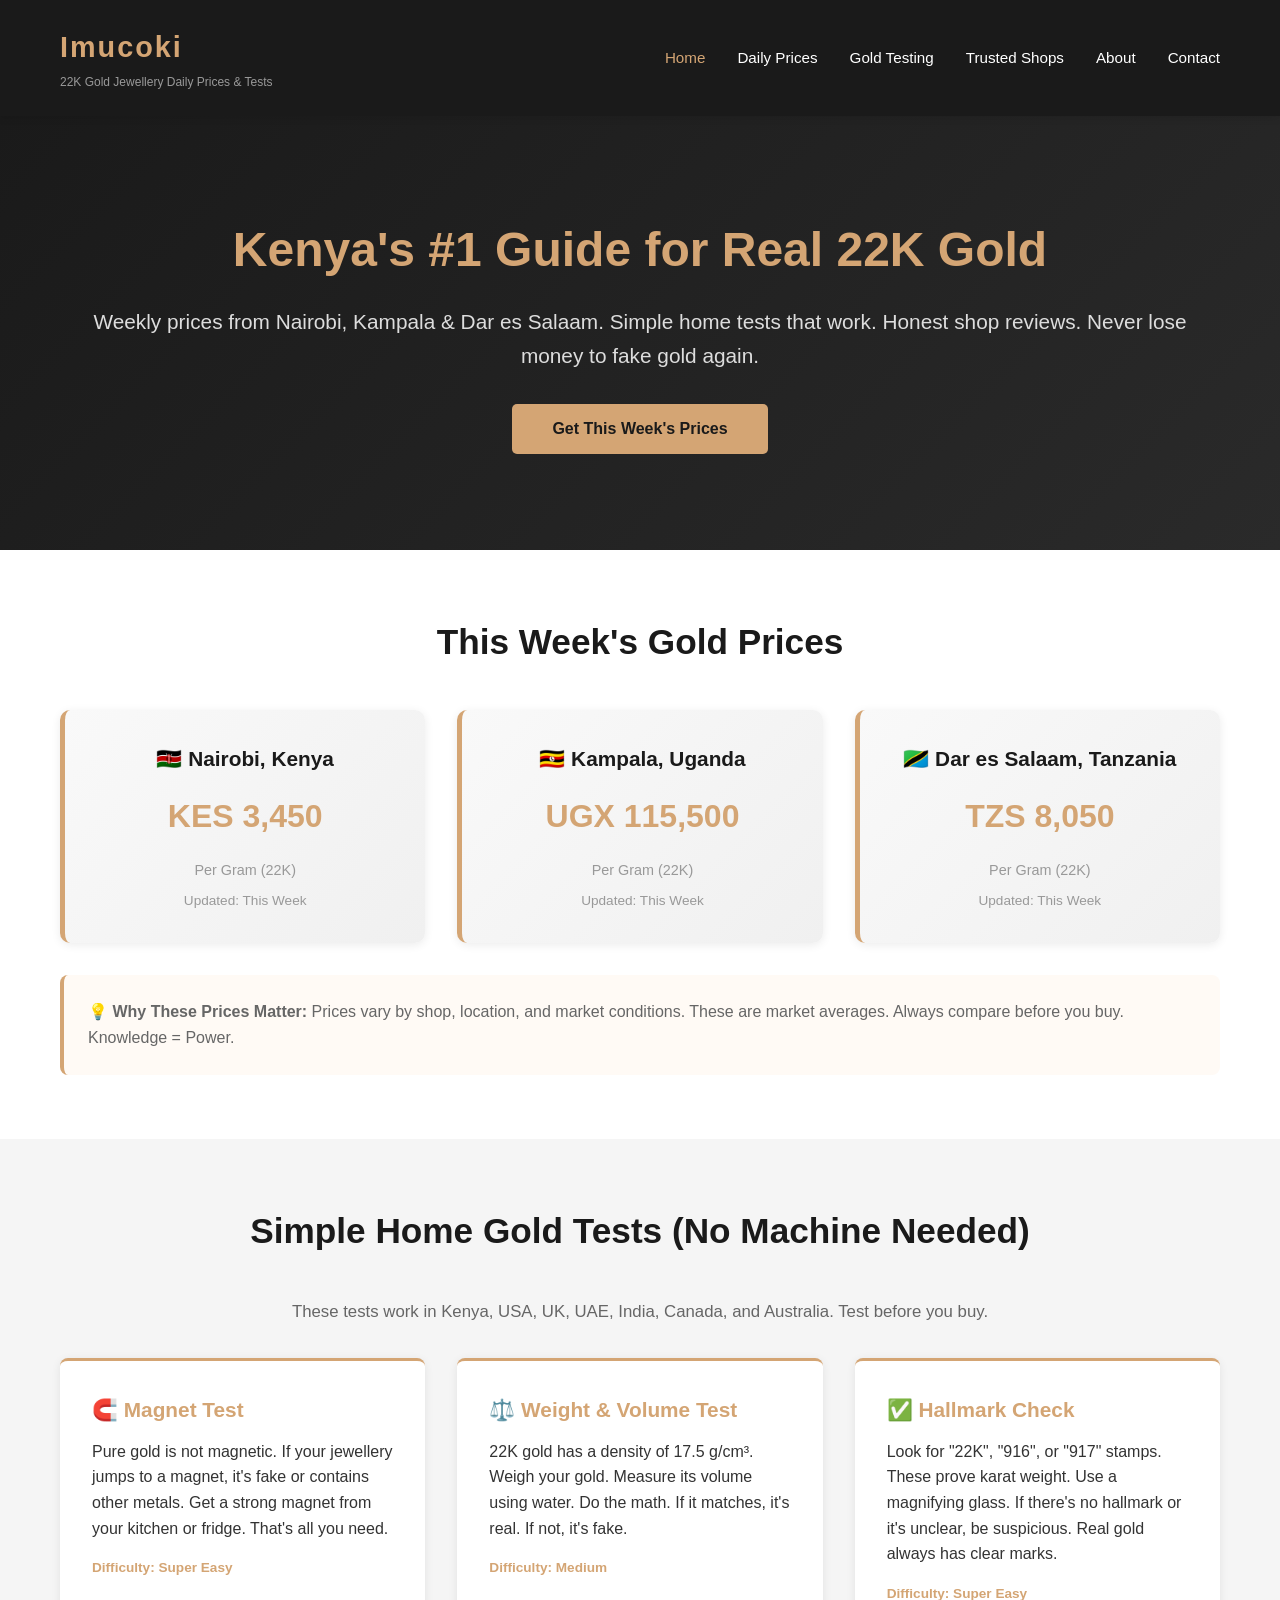
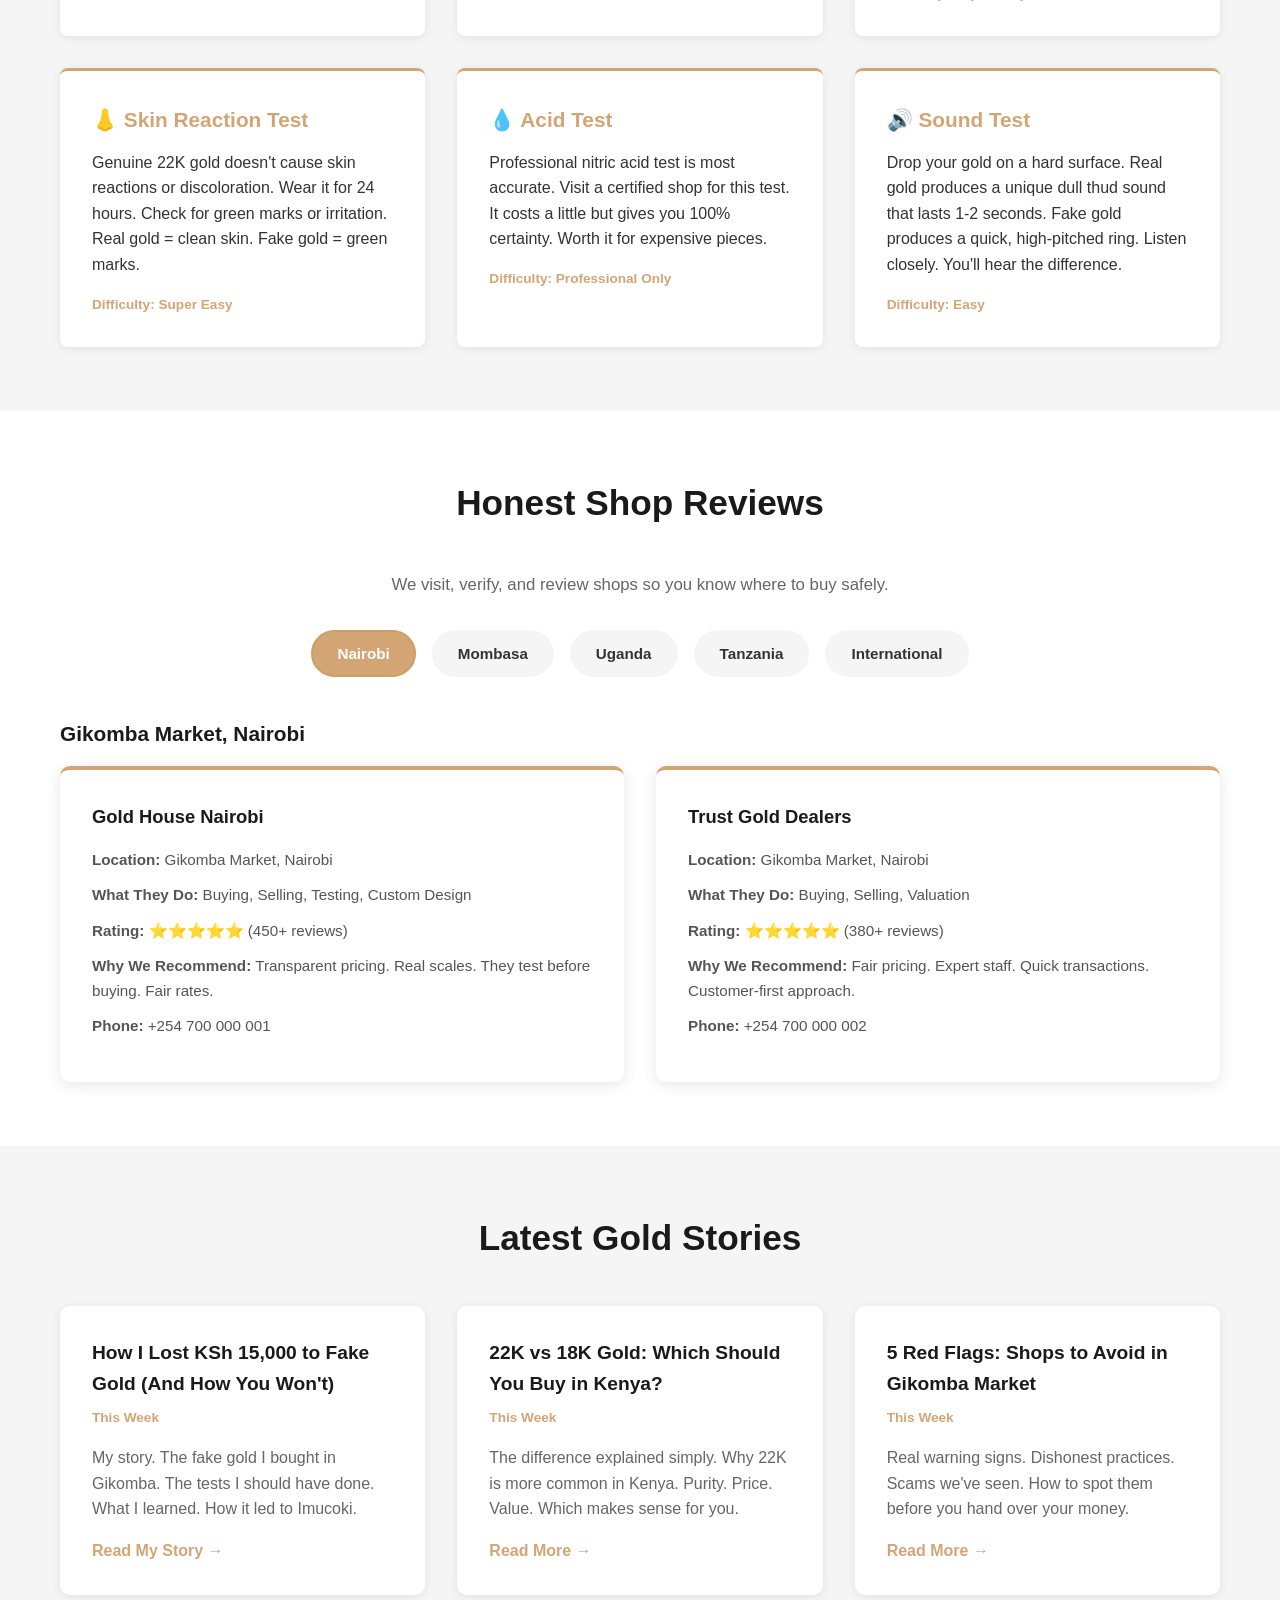
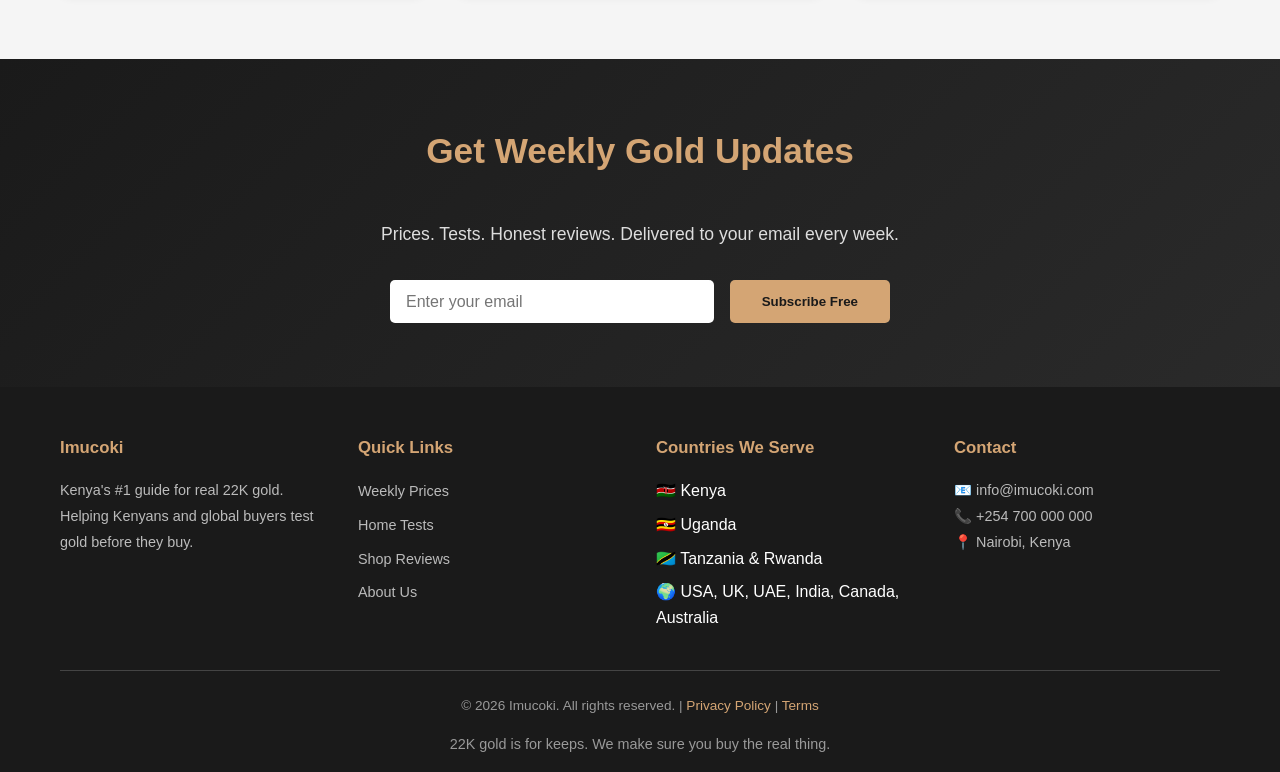
<file: index.html>
<!DOCTYPE html>
<html lang="en">
<head>
    <meta charset="UTF-8">
    <meta name="viewport" content="width=device-width, initial-scale=1.0">
    <title>Imucoki - Kenya's #1 22K Gold Jewellery Guide | Real Gold Daily Prices</title>
    <meta name="description" content="Imucoki: Kenya's #1 guide for real 22K gold. Weekly prices from Nairobi, Kampala, Dar es Salaam. Simple home tests. Honest shop reviews in Gikomba & Biashara Street. Serving Kenya, Uganda, Tanzania, Rwanda, USA, UK, UAE, India, Canada, Australia.">
    <link rel="stylesheet" href="styles.css">
</head>
<body>
    <!-- Navigation -->
    <nav class="navbar">
        <div class="container">
            <div class="nav-brand">
                <h1>Imucoki</h1>
                <p class="tagline">22K Gold Jewellery Daily Prices & Tests</p>
            </div>
            <ul class="nav-menu">
                <li><a href="#home">Home</a></li>
                <li><a href="#prices">Daily Prices</a></li>
                <li><a href="#testing">Gold Testing</a></li>
                <li><a href="#trusted-shops">Trusted Shops</a></li>
                <li><a href="about.html">About</a></li>
                <li><a href="#contact">Contact</a></li>
            </ul>
        </div>
    </nav>

    <!-- Hero Section -->
    <section id="home" class="hero">
        <div class="container">
            <div class="hero-content">
                <h1>Kenya's #1 Guide for Real 22K Gold</h1>
                <p>Weekly prices from Nairobi, Kampala & Dar es Salaam. Simple home tests that work. Honest shop reviews. Never lose money to fake gold again.</p>
                <button class="cta-btn">Get This Week's Prices</button>
            </div>
        </div>
    </section>

    <!-- Daily Prices Section -->
    <section id="prices" class="prices-section">
        <div class="container">
            <h2>This Week's Gold Prices</h2>
            <div class="price-grid">
                <div class="price-card">
                    <h3>🇰🇪 Nairobi, Kenya</h3>
                    <p class="price">KES 3,450</p>
                    <p class="unit">Per Gram (22K)</p>
                    <p class="update">Updated: This Week</p>
                </div>
                <div class="price-card">
                    <h3>🇺🇬 Kampala, Uganda</h3>
                    <p class="price">UGX 115,500</p>
                    <p class="unit">Per Gram (22K)</p>
                    <p class="update">Updated: This Week</p>
                </div>
                <div class="price-card">
                    <h3>🇹🇿 Dar es Salaam, Tanzania</h3>
                    <p class="price">TZS 8,050</p>
                    <p class="unit">Per Gram (22K)</p>
                    <p class="update">Updated: This Week</p>
                </div>
            </div>
            <div class="price-info">
                <p><strong>💡 Why These Prices Matter:</strong> Prices vary by shop, location, and market conditions. These are market averages. Always compare before you buy. Knowledge = Power.</p>
            </div>
        </div>
    </section>

    <!-- Gold Testing at Home -->
    <section id="testing" class="testing-section">
        <div class="container">
            <h2>Simple Home Gold Tests (No Machine Needed)</h2>
            <p style="text-align: center; margin-bottom: 2rem; color: #666; font-size: 1.05rem;">These tests work in Kenya, USA, UK, UAE, India, Canada, and Australia. Test before you buy.</p>
            <div class="testing-grid">
                <div class="test-card">
                    <h3>🧲 Magnet Test</h3>
                    <p>Pure gold is not magnetic. If your jewellery jumps to a magnet, it's fake or contains other metals. Get a strong magnet from your kitchen or fridge. That's all you need.</p>
                    <p class="difficulty">Difficulty: Super Easy</p>
                </div>
                <div class="test-card">
                    <h3>⚖️ Weight & Volume Test</h3>
                    <p>22K gold has a density of 17.5 g/cm³. Weigh your gold. Measure its volume using water. Do the math. If it matches, it's real. If not, it's fake.</p>
                    <p class="difficulty">Difficulty: Medium</p>
                </div>
                <div class="test-card">
                    <h3>✅ Hallmark Check</h3>
                    <p>Look for "22K", "916", or "917" stamps. These prove karat weight. Use a magnifying glass. If there's no hallmark or it's unclear, be suspicious. Real gold always has clear marks.</p>
                    <p class="difficulty">Difficulty: Super Easy</p>
                </div>
                <div class="test-card">
                    <h3>👃 Skin Reaction Test</h3>
                    <p>Genuine 22K gold doesn't cause skin reactions or discoloration. Wear it for 24 hours. Check for green marks or irritation. Real gold = clean skin. Fake gold = green marks.</p>
                    <p class="difficulty">Difficulty: Super Easy</p>
                </div>
                <div class="test-card">
                    <h3>💧 Acid Test</h3>
                    <p>Professional nitric acid test is most accurate. Visit a certified shop for this test. It costs a little but gives you 100% certainty. Worth it for expensive pieces.</p>
                    <p class="difficulty">Difficulty: Professional Only</p>
                </div>
                <div class="test-card">
                    <h3>🔊 Sound Test</h3>
                    <p>Drop your gold on a hard surface. Real gold produces a unique dull thud sound that lasts 1-2 seconds. Fake gold produces a quick, high-pitched ring. Listen closely. You'll hear the difference.</p>
                    <p class="difficulty">Difficulty: Easy</p>
                </div>
            </div>
        </div>
    </section>

    <!-- Trusted Shops -->
    <section id="trusted-shops" class="shops-section">
        <div class="container">
            <h2>Honest Shop Reviews</h2>
            <p style="text-align: center; margin-bottom: 2rem; color: #666; font-size: 1.05rem;">We visit, verify, and review shops so you know where to buy safely.</p>
            <div class="region-tabs">
                <button class="tab-btn active" data-region="nairobi">Nairobi</button>
                <button class="tab-btn" data-region="mombasa">Mombasa</button>
                <button class="tab-btn" data-region="uganda">Uganda</button>
                <button class="tab-btn" data-region="tanzania">Tanzania</button>
                <button class="tab-btn" data-region="international">International</button>
            </div>
            
            <div id="nairobi" class="region-content active">
                <h3>Gikomba Market, Nairobi</h3>
                <div class="shops-grid">
                    <div class="shop-card">
                        <h4>Gold House Nairobi</h4>
                        <p><strong>Location:</strong> Gikomba Market, Nairobi</p>
                        <p><strong>What They Do:</strong> Buying, Selling, Testing, Custom Design</p>
                        <p><strong>Rating:</strong> ⭐⭐⭐⭐⭐ (450+ reviews)</p>
                        <p><strong>Why We Recommend:</strong> Transparent pricing. Real scales. They test before buying. Fair rates.</p>
                        <p><strong>Phone:</strong> +254 700 000 001</p>
                    </div>
                    <div class="shop-card">
                        <h4>Trust Gold Dealers</h4>
                        <p><strong>Location:</strong> Gikomba Market, Nairobi</p>
                        <p><strong>What They Do:</strong> Buying, Selling, Valuation</p>
                        <p><strong>Rating:</strong> ⭐⭐⭐⭐⭐ (380+ reviews)</p>
                        <p><strong>Why We Recommend:</strong> Fair pricing. Expert staff. Quick transactions. Customer-first approach.</p>
                        <p><strong>Phone:</strong> +254 700 000 002</p>
                    </div>
                </div>
            </div>

            <div id="mombasa" class="region-content">
                <h3>Biashara Street, Mombasa</h3>
                <div class="shops-grid">
                    <div class="shop-card">
                        <h4>Coastal Gold Exchange</h4>
                        <p><strong>Location:</strong> Biashara Street, Mombasa</p>
                        <p><strong>What They Do:</strong> Buying, Selling, Testing</p>
                        <p><strong>Rating:</strong> ⭐⭐⭐⭐⭐ (320+ reviews)</p>
                        <p><strong>Why We Recommend:</strong> Honest pricing. Professional testers. Respectful to customers.</p>
                        <p><strong>Phone:</strong> +254 700 000 003</p>
                    </div>
                    <div class="shop-card">
                        <h4>Mombasa Gold Centre</h4>
                        <p><strong>Location:</strong> Biashara Street, Mombasa</p>
                        <p><strong>What They Do:</strong> Buying, Selling, Custom Jewellery</p>
                        <p><strong>Rating:</strong> ⭐⭐⭐⭐ (290+ reviews)</p>
                        <p><strong>Why We Recommend:</strong> Fair pricing. Good service. Quality workmanship on custom pieces.</p>
                        <p><strong>Phone:</strong> +254 700 000 004</p>
                    </div>
                </div>
            </div>

            <div id="uganda" class="region-content">
                <h3>Kampala, Uganda</h3>
                <div class="shops-grid">
                    <div class="shop-card">
                        <h4>Uganda Gold Traders</h4>
                        <p><strong>Location:</strong> Downtown Kampala</p>
                        <p><strong>What They Do:</strong> Buying, Selling, Testing</p>
                        <p><strong>Rating:</strong> ⭐⭐⭐⭐⭐ (280+ reviews)</p>
                        <p><strong>Why We Recommend:</strong> Real prices. Professional staff. Fair dealing.</p>
                        <p><strong>Phone:</strong> +256 700 000 001</p>
                    </div>
                    <div class="shop-card">
                        <h4>East Africa Gold Centre</h4>
                        <p><strong>Location:</strong> Kampala Road</p>
                        <p><strong>What They Do:</strong> Buying, Selling, Valuation</p>
                        <p><strong>Rating:</strong> ⭐⭐⭐⭐⭐ (195+ reviews)</p>
                        <p><strong>Why We Recommend:</strong> Certified dealers. Transparent operations. Competitive pricing.</p>
                        <p><strong>Phone:</strong> +256 700 000 002</p>
                    </div>
                </div>
            </div>

            <div id="tanzania" class="region-content">
                <h3>Dar es Salaam, Tanzania</h3>
                <div class="shops-grid">
                    <div class="shop-card">
                        <h4>Tanzania Gold Bureau</h4>
                        <p><strong>Location:</strong> Stone Town, Dar es Salaam</p>
                        <p><strong>What They Do:</strong> Buying, Selling, Testing</p>
                        <p><strong>Rating:</strong> ⭐⭐⭐⭐ (165+ reviews)</p>
                        <p><strong>Why We Recommend:</strong> Fair pricing. Honest testing. Good reputation locally.</p>
                        <p><strong>Phone:</strong> +255 700 000 001</p>
                    </div>
                    <div class="shop-card">
                        <h4>African Gold Exchange</h4>
                        <p><strong>Location:</strong> Dar es Salaam Centre</p>
                        <p><strong>What They Do:</strong> Buying, Selling, Custom Jewellery</p>
                        <p><strong>Rating:</strong> ⭐⭐⭐⭐ (142+ reviews)</p>
                        <p><strong>Why We Recommend:</strong> Quality workmanship. Fair pricing. Reliable service.</p>
                        <p><strong>Phone:</strong> +255 700 000 002</p>
                    </div>
                </div>
            </div>

            <div id="international" class="region-content">
                <h3>International - USA, UK, UAE, India, Canada, Australia</h3>
                <div class="shops-grid">
                    <div class="shop-card">
                        <h4>New York Gold Exchange</h4>
                        <p><strong>Location:</strong> Manhattan, USA</p>
                        <p><strong>Services:</strong> Buying, Selling, International Shipping from Kenya</p>
                        <p><strong>Rating:</strong> ⭐⭐⭐⭐⭐ (520+ reviews)</p>
                        <p><strong>Why We Recommend:</strong> Trusted for Kenyan gold imports. Professional verification.</p>
                        <p><strong>Phone:</strong> +1 212 000 0001</p>
                    </div>
                    <div class="shop-card">
                        <h4>London Gold Centre</h4>
                        <p><strong>Location:</strong> London, UK</p>
                        <p><strong>Services:</strong> Buying, Selling, Valuation</p>
                        <p><strong>Rating:</strong> ⭐⭐⭐⭐⭐ (380+ reviews)</p>
                        <p><strong>Why We Recommend:</strong> Reputable. Fair pricing for imports. Certified dealers.</p>
                        <p><strong>Phone:</strong> +44 20 0000 0001</p>
                    </div>
                    <div class="shop-card">
                        <h4>Dubai Gold Souk</h4>
                        <p><strong>Location:</strong> Dubai, UAE</p>
                        <p><strong>Services:</strong> Buying, Selling, Custom Design</p>
                        <p><strong>Rating:</strong> ⭐⭐⭐⭐⭐ (650+ reviews)</p>
                        <p><strong>Why We Recommend:</strong> World-class. Fair international prices. Expert verification.</p>
                        <p><strong>Phone:</strong> +971 4 000 0001</p>
                    </div>
                </div>
            </div>
        </div>
    </section>

    <!-- Blog Posts Preview -->
    <section class="blog-section">
        <div class="container">
            <h2>Latest Gold Stories</h2>
            <div class="blog-grid">
                <article class="blog-card">
                    <h3>How I Lost KSh 15,000 to Fake Gold (And How You Won't)</h3>
                    <p class="date">This Week</p>
                    <p>My story. The fake gold I bought in Gikomba. The tests I should have done. What I learned. How it led to Imucoki.</p>
                    <a href="#" class="read-more">Read My Story →</a>
                </article>
                <article class="blog-card">
                    <h3>22K vs 18K Gold: Which Should You Buy in Kenya?</h3>
                    <p class="date">This Week</p>
                    <p>The difference explained simply. Why 22K is more common in Kenya. Purity. Price. Value. Which makes sense for you.</p>
                    <a href="#" class="read-more">Read More →</a>
                </article>
                <article class="blog-card">
                    <h3>5 Red Flags: Shops to Avoid in Gikomba Market</h3>
                    <p class="date">This Week</p>
                    <p>Real warning signs. Dishonest practices. Scams we've seen. How to spot them before you hand over your money.</p>
                    <a href="#" class="read-more">Read More →</a>
                </article>
            </div>
        </div>
    </section>

    <!-- Call to Action -->
    <section class="cta-section">
        <div class="container">
            <h2>Get Weekly Gold Updates</h2>
            <p>Prices. Tests. Honest reviews. Delivered to your email every week.</p>
            <form class="newsletter-form">
                <input type="email" placeholder="Enter your email" required>
                <button type="submit" class="submit-btn">Subscribe Free</button>
            </form>
        </div>
    </section>

    <!-- Footer -->
    <footer class="footer">
        <div class="container">
            <div class="footer-content">
                <div class="footer-section">
                    <h4>Imucoki</h4>
                    <p>Kenya's #1 guide for real 22K gold. Helping Kenyans and global buyers test gold before they buy.</p>
                </div>
                <div class="footer-section">
                    <h4>Quick Links</h4>
                    <ul>
                        <li><a href="#prices">Weekly Prices</a></li>
                        <li><a href="#testing">Home Tests</a></li>
                        <li><a href="#trusted-shops">Shop Reviews</a></li>
                        <li><a href="about.html">About Us</a></li>
                    </ul>
                </div>
                <div class="footer-section">
                    <h4>Countries We Serve</h4>
                    <ul>
                        <li>🇰🇪 Kenya</li>
                        <li>🇺🇬 Uganda</li>
                        <li>🇹🇿 Tanzania & Rwanda</li>
                        <li>🌍 USA, UK, UAE, India, Canada, Australia</li>
                    </ul>
                </div>
                <div class="footer-section">
                    <h4>Contact</h4>
                    <p>📧 info@imucoki.com</p>
                    <p>📞 +254 700 000 000</p>
                    <p>📍 Nairobi, Kenya</p>
                </div>
            </div>
            <div class="footer-bottom">
                <p>&copy; 2026 Imucoki. All rights reserved. | <a href="#">Privacy Policy</a> | <a href="#">Terms</a></p>
                <p style="margin-top: 1rem; color: #999; font-size: 0.9rem;">22K gold is for keeps. We make sure you buy the real thing.</p>
            </div>
        </div>
    </footer>

    <script src="script.js"></script>
</body>
</html>
</file>
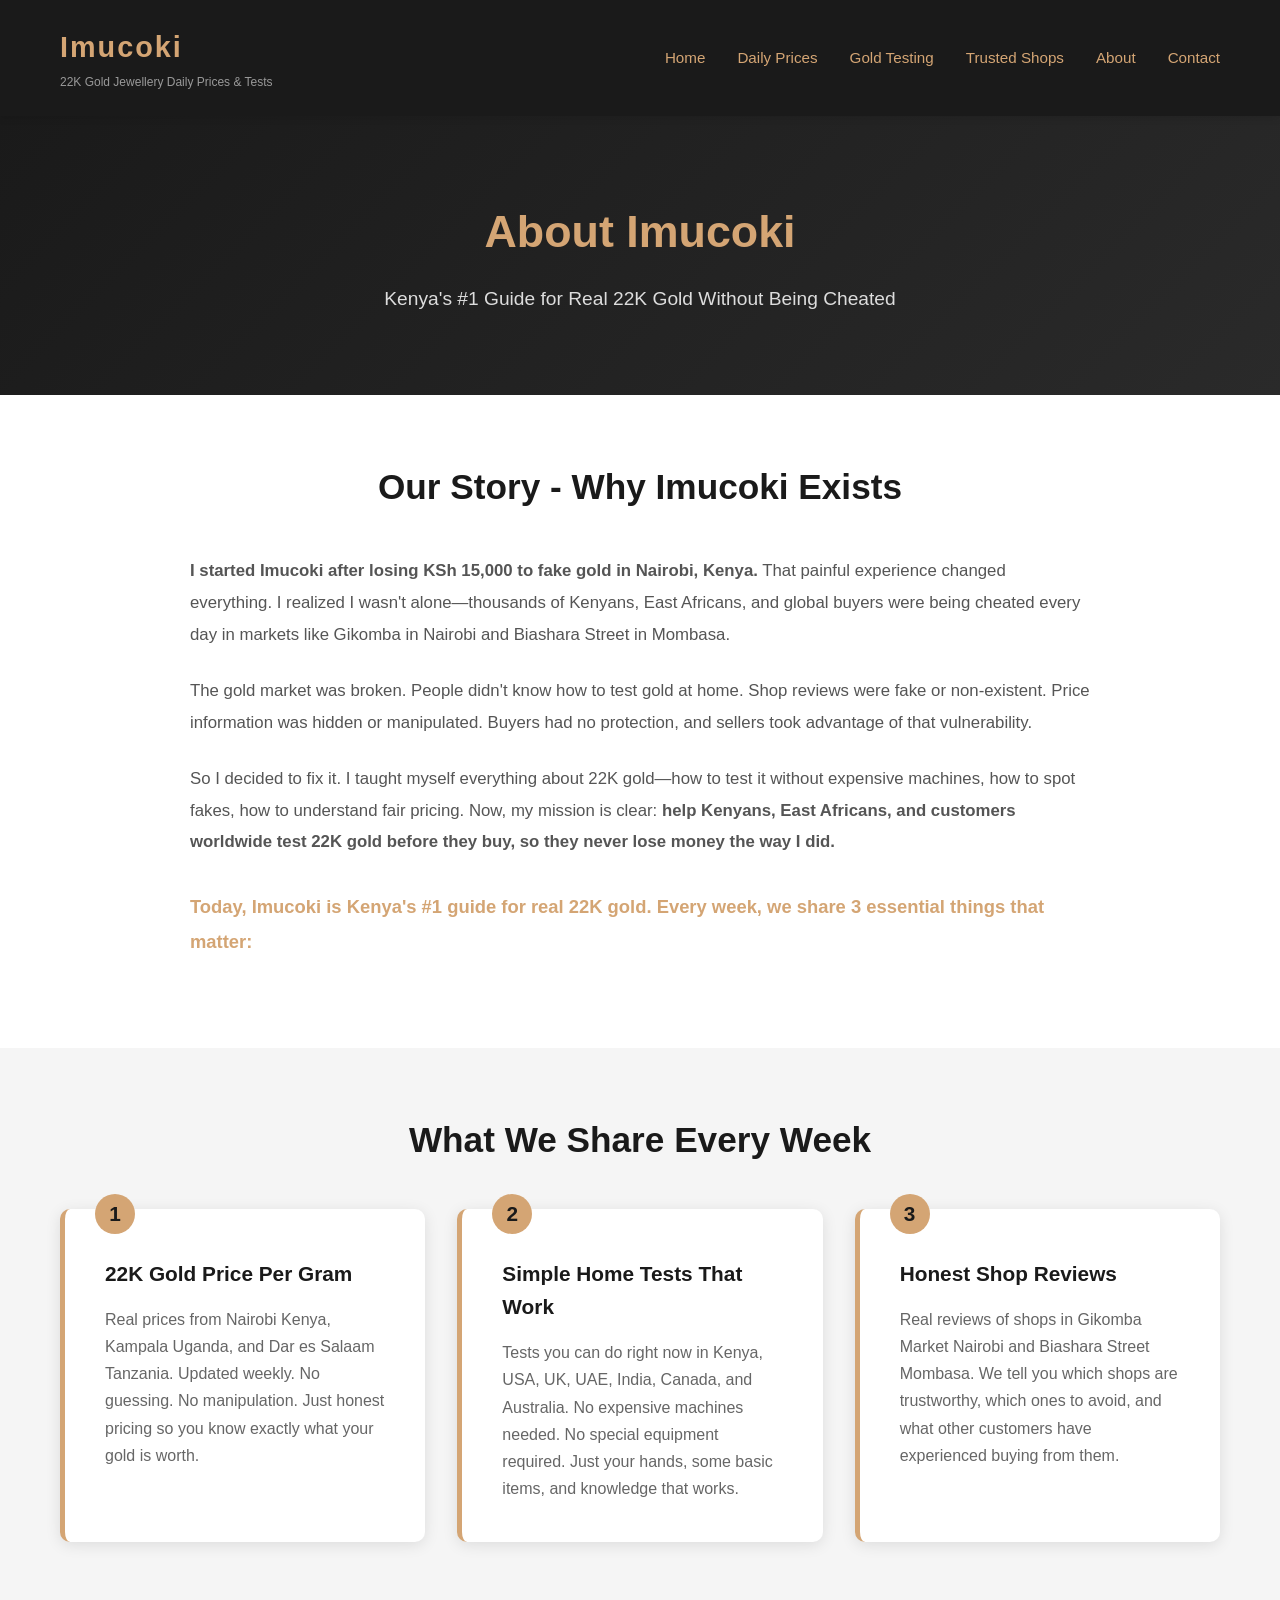
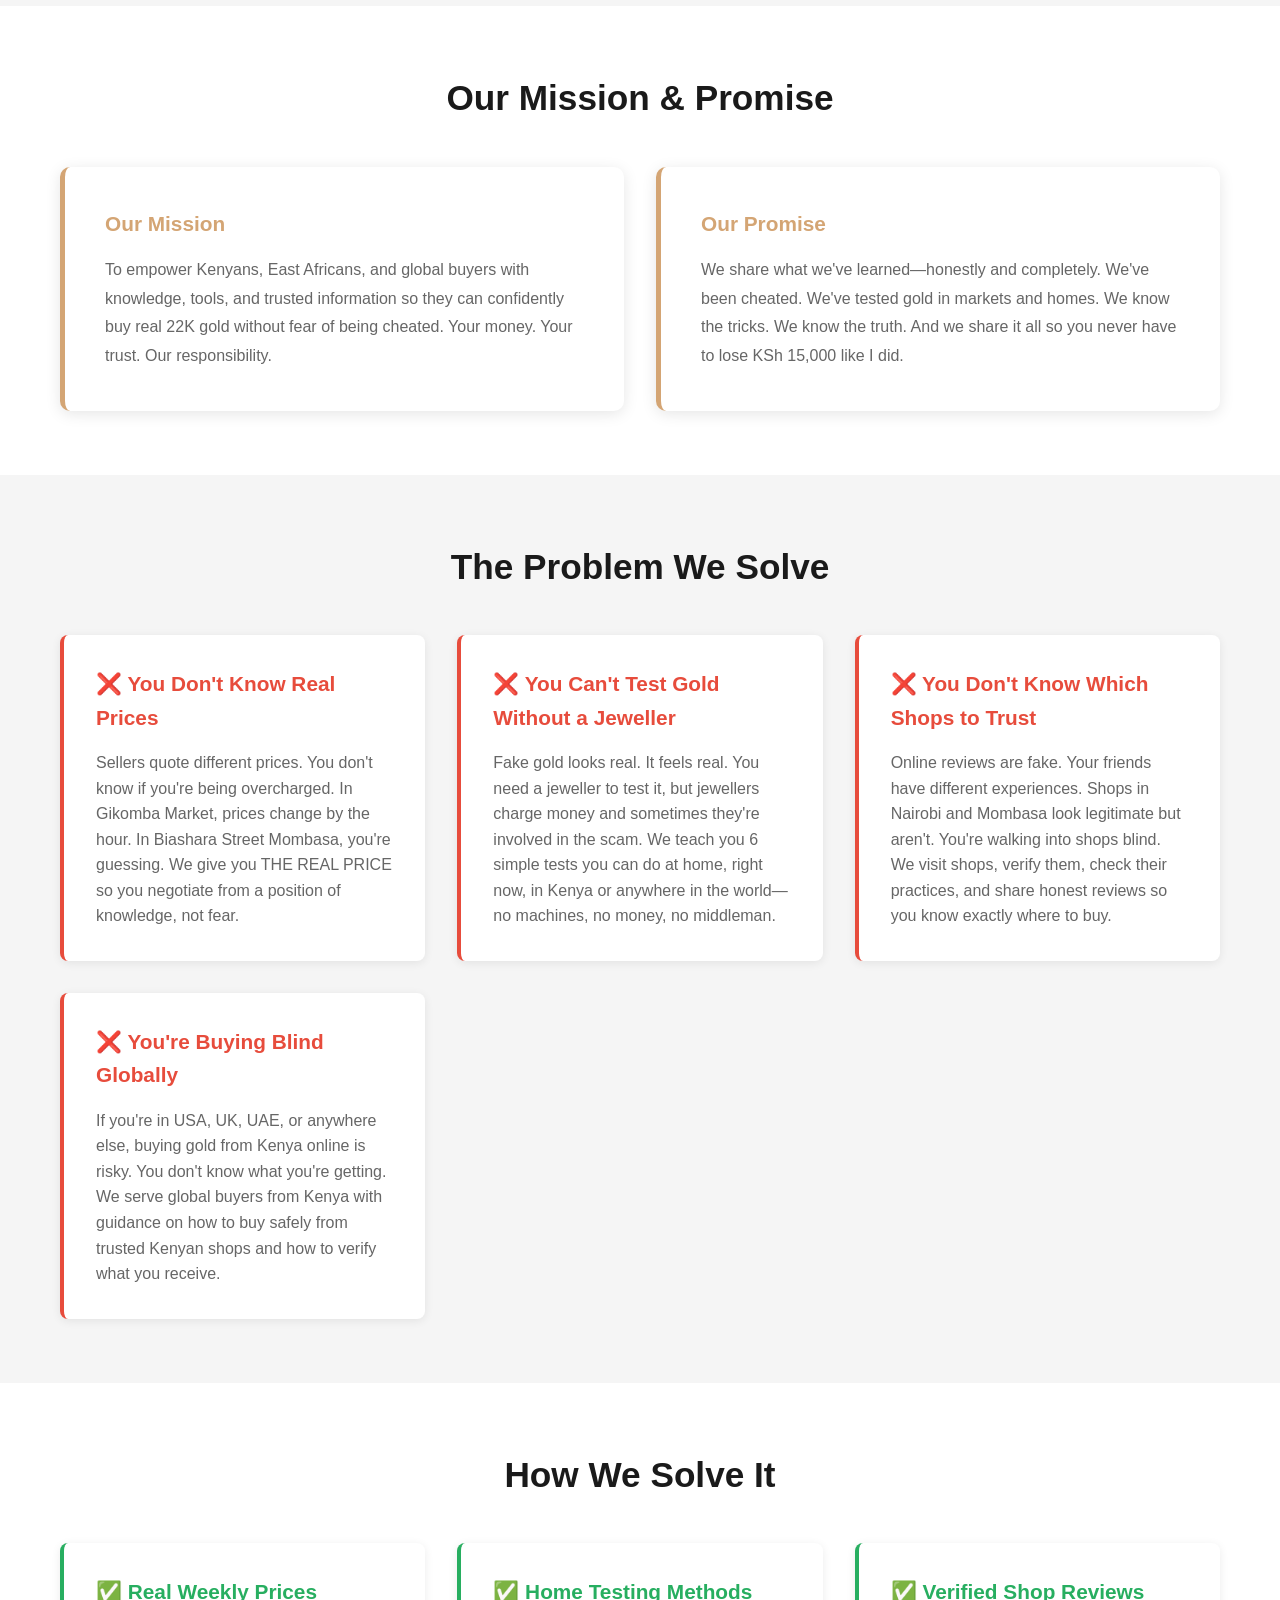
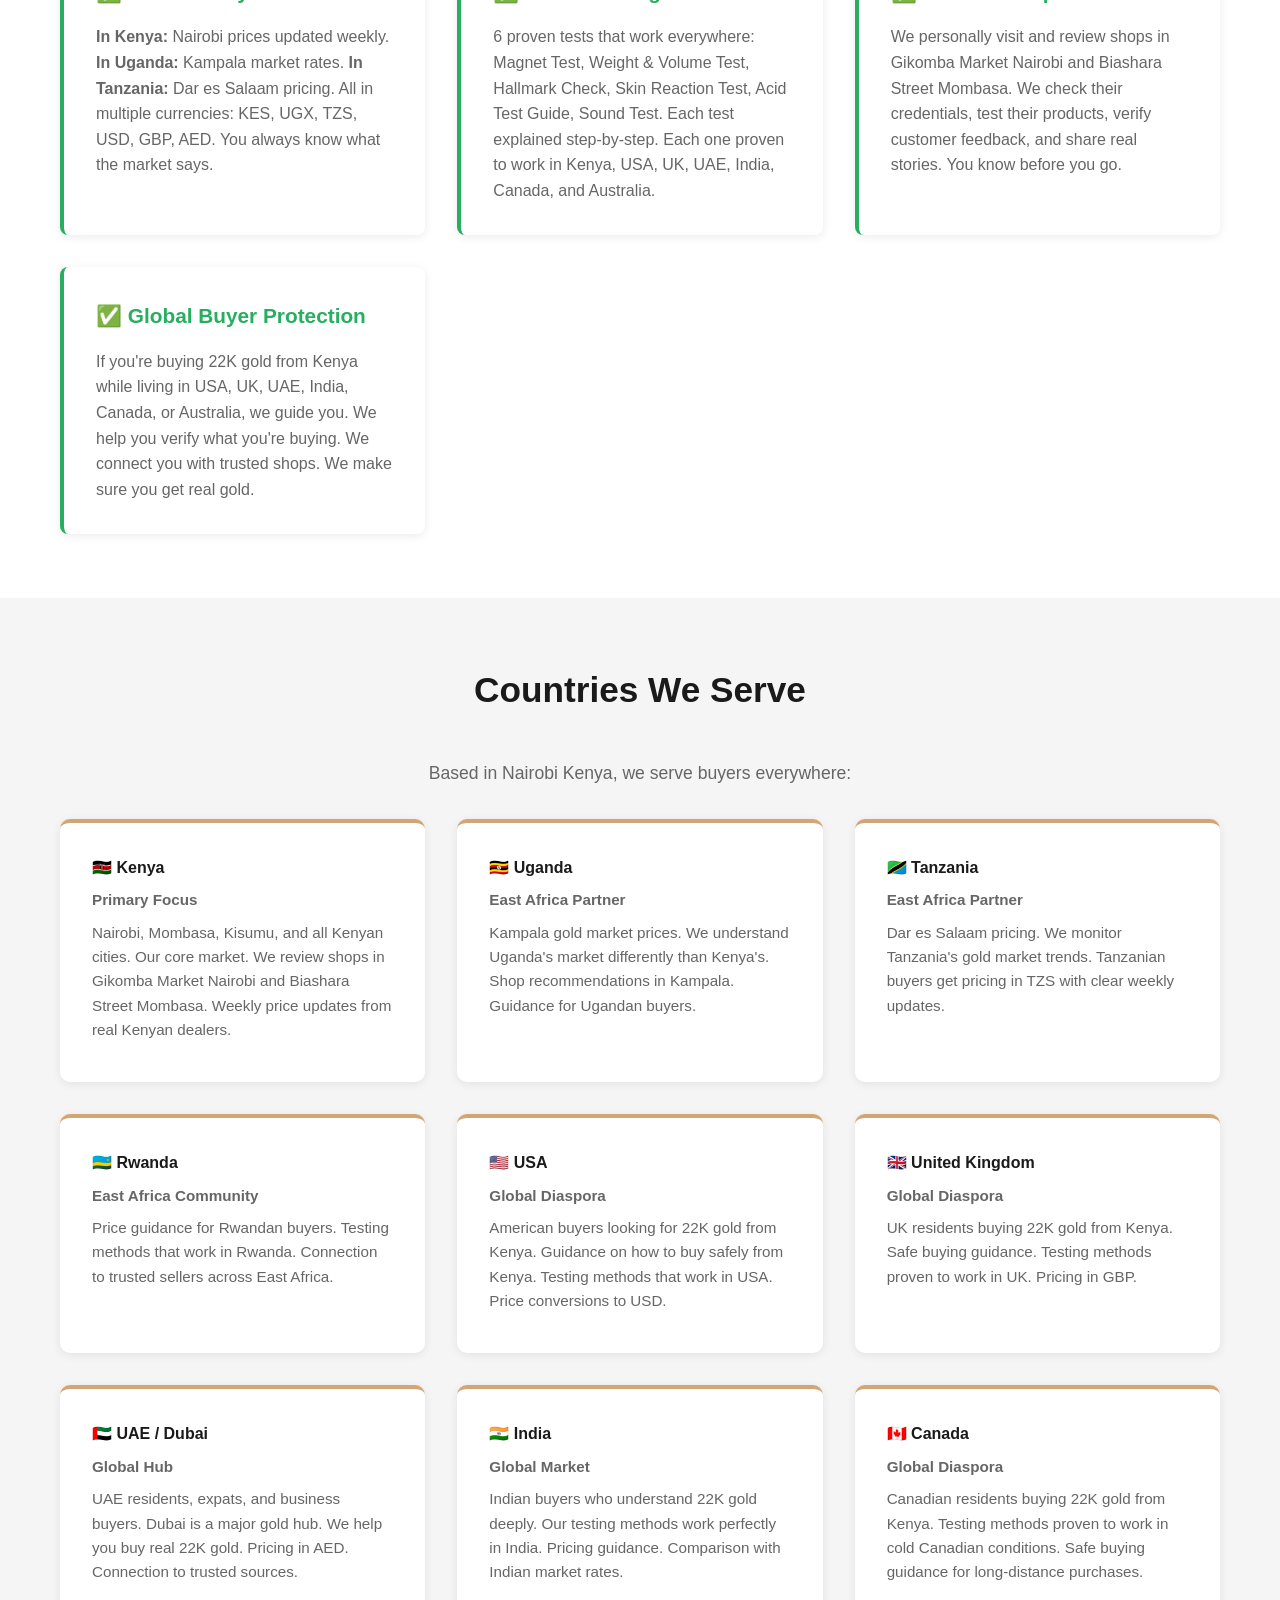
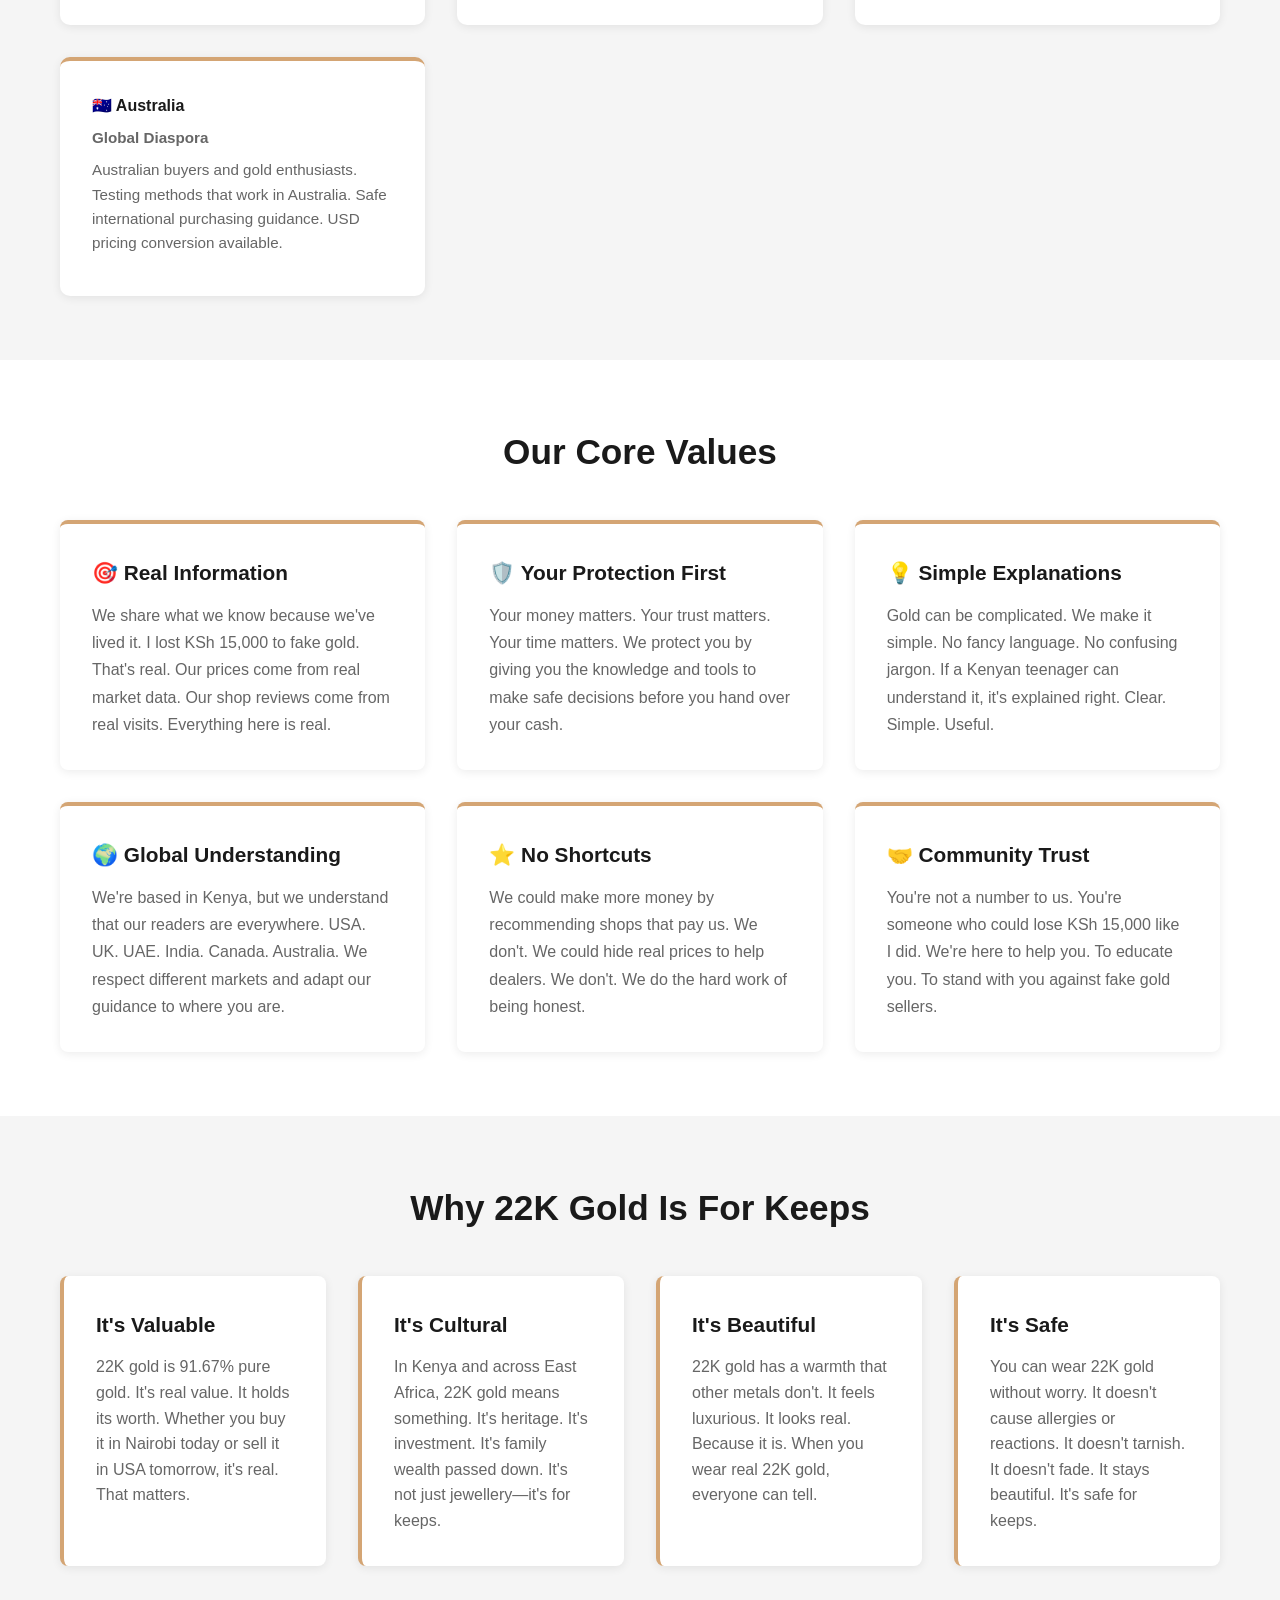
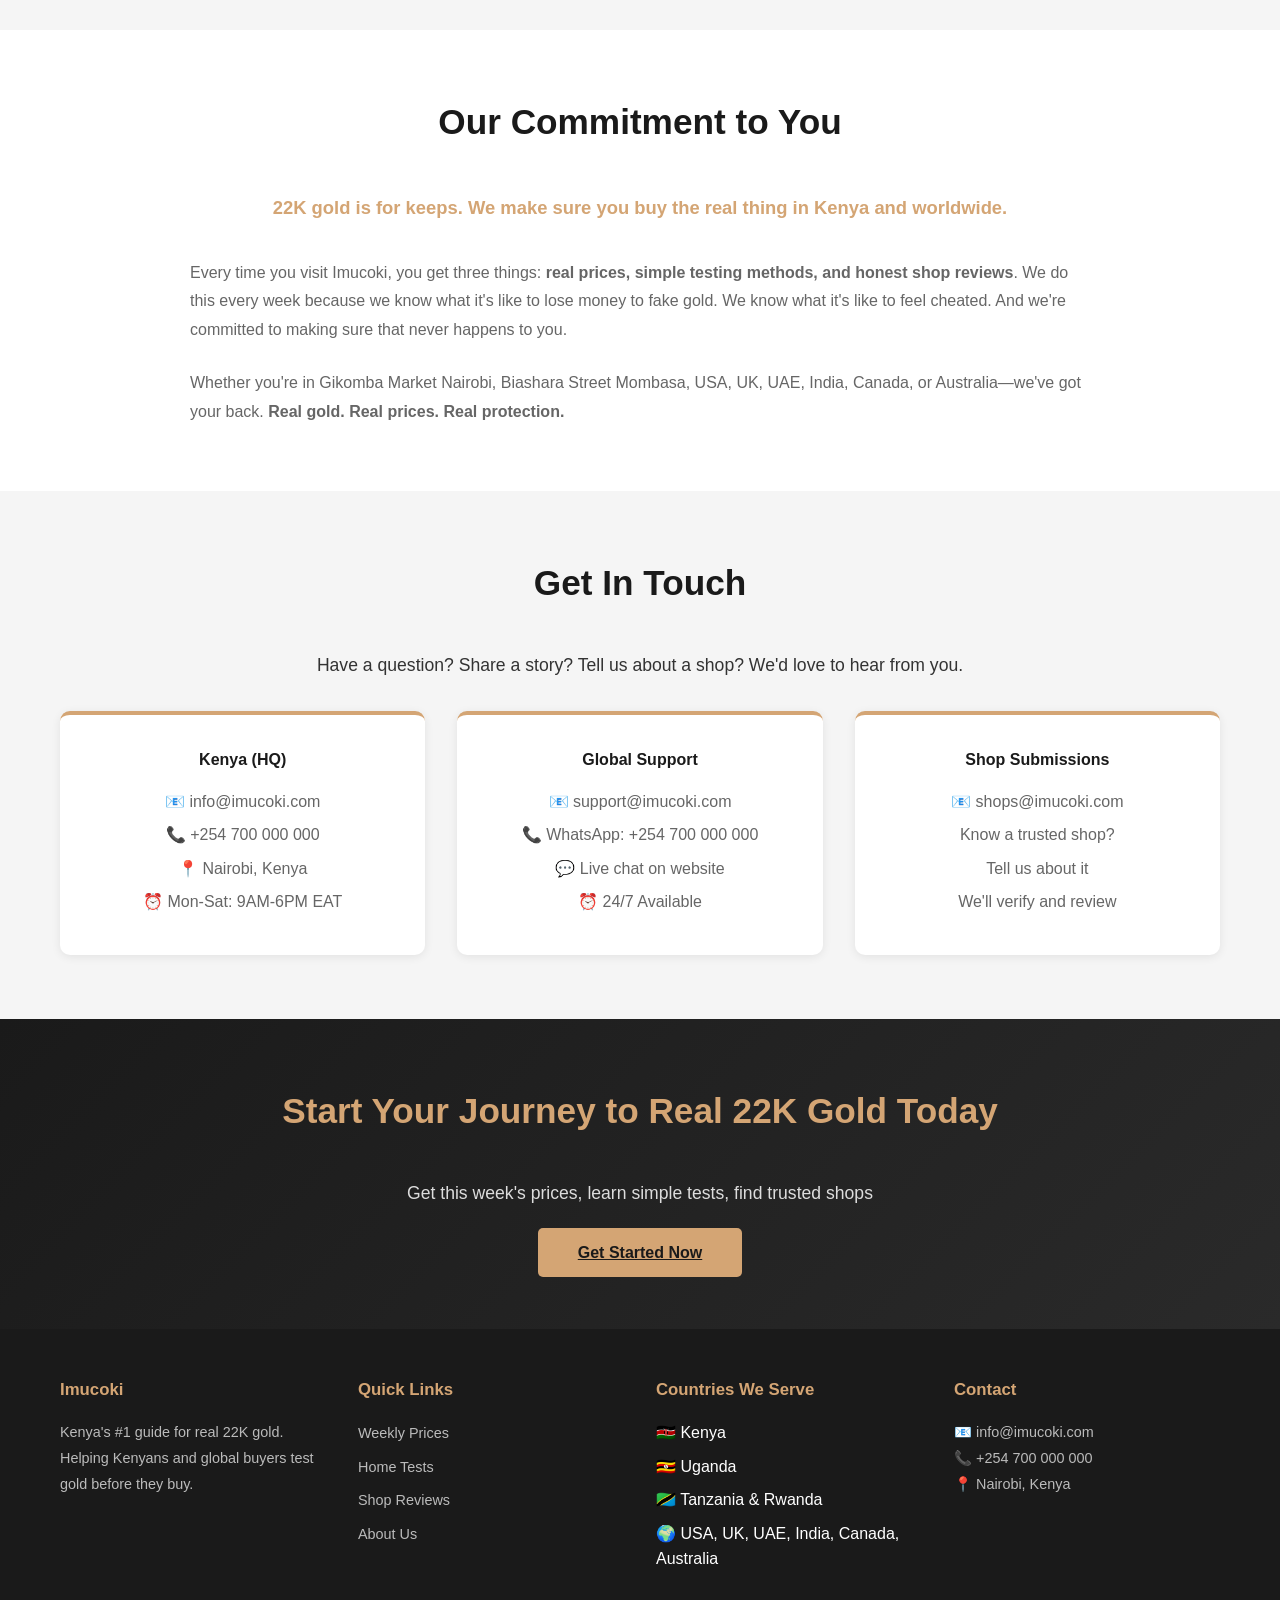
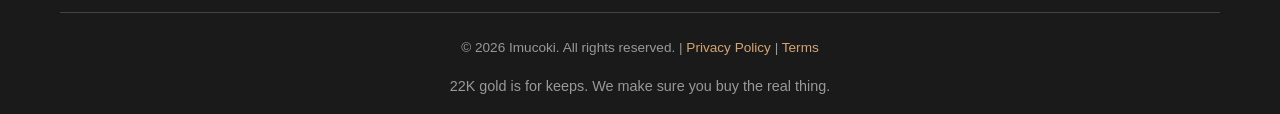
<file: about.html>
<!DOCTYPE html>
<html lang="en">
<head>
    <meta charset="UTF-8">
    <meta name="viewport" content="width=device-width, initial-scale=1.0">
    <title>About Imucoki - Kenya's #1 22K Gold Jewellery Guide | Real Gold, Real Stories</title>
    <meta name="description" content="Imucoki: Kenya's #1 guide for real 22K gold. I lost KSh 15,000 to fake gold in Nairobi. Now I help Kenyans and global buyers test 22K gold before they buy.">
    <link rel="stylesheet" href="styles.css">
</head>
<body>
    <!-- Navigation -->
    <nav class="navbar">
        <div class="container">
            <div class="nav-brand">
                <h1>Imucoki</h1>
                <p class="tagline">22K Gold Jewellery Daily Prices & Tests</p>
            </div>
            <ul class="nav-menu">
                <li><a href="index.html#home">Home</a></li>
                <li><a href="index.html#prices">Daily Prices</a></li>
                <li><a href="index.html#testing">Gold Testing</a></li>
                <li><a href="index.html#trusted-shops">Trusted Shops</a></li>
                <li><a href="about.html">About</a></li>
                <li><a href="index.html#contact">Contact</a></li>
            </ul>
        </div>
    </nav>

    <!-- Hero Section -->
    <section class="about-hero">
        <div class="container">
            <h1>About Imucoki</h1>
            <p class="subtitle">Kenya's #1 Guide for Real 22K Gold Without Being Cheated</p>
        </div>
    </section>

    <!-- Our Story Section -->
    <section class="about-section">
        <div class="container">
            <h2>Our Story - Why Imucoki Exists</h2>
            <div class="about-content">
                <p><strong>I started Imucoki after losing KSh 15,000 to fake gold in Nairobi, Kenya.</strong> That painful experience changed everything. I realized I wasn't alone—thousands of Kenyans, East Africans, and global buyers were being cheated every day in markets like Gikomba in Nairobi and Biashara Street in Mombasa.</p>
                
                <p>The gold market was broken. People didn't know how to test gold at home. Shop reviews were fake or non-existent. Price information was hidden or manipulated. Buyers had no protection, and sellers took advantage of that vulnerability.</p>

                <p>So I decided to fix it. I taught myself everything about 22K gold—how to test it without expensive machines, how to spot fakes, how to understand fair pricing. Now, my mission is clear: <strong>help Kenyans, East Africans, and customers worldwide test 22K gold before they buy, so they never lose money the way I did.</strong></p>

                <p style="margin-top: 2rem; font-size: 1.15rem; color: var(--primary-color); font-weight: 600;">Today, Imucoki is Kenya's #1 guide for real 22K gold. Every week, we share 3 essential things that matter:</p>
            </div>
        </div>
    </section>

    <!-- What We Share Weekly -->
    <section class="about-section alt-bg">
        <div class="container">
            <h2>What We Share Every Week</h2>
            <div class="weekly-grid">
                <div class="weekly-card">
                    <div class="weekly-number">1</div>
                    <h3>22K Gold Price Per Gram</h3>
                    <p>Real prices from Nairobi Kenya, Kampala Uganda, and Dar es Salaam Tanzania. Updated weekly. No guessing. No manipulation. Just honest pricing so you know exactly what your gold is worth.</p>
                </div>
                <div class="weekly-card">
                    <div class="weekly-number">2</div>
                    <h3>Simple Home Tests That Work</h3>
                    <p>Tests you can do right now in Kenya, USA, UK, UAE, India, Canada, and Australia. No expensive machines needed. No special equipment required. Just your hands, some basic items, and knowledge that works.</p>
                </div>
                <div class="weekly-card">
                    <div class="weekly-number">3</div>
                    <h3>Honest Shop Reviews</h3>
                    <p>Real reviews of shops in Gikomba Market Nairobi and Biashara Street Mombasa. We tell you which shops are trustworthy, which ones to avoid, and what other customers have experienced buying from them.</p>
                </div>
            </div>
        </div>
    </section>

    <!-- Our Mission Section -->
    <section class="about-section">
        <div class="container">
            <h2>Our Mission & Promise</h2>
            <div class="mission-grid">
                <div class="mission-card">
                    <h3>Our Mission</h3>
                    <p>To empower Kenyans, East Africans, and global buyers with knowledge, tools, and trusted information so they can confidently buy real 22K gold without fear of being cheated. Your money. Your trust. Our responsibility.</p>
                </div>
                <div class="mission-card">
                    <h3>Our Promise</h3>
                    <p>We share what we've learned—honestly and completely. We've been cheated. We've tested gold in markets and homes. We know the tricks. We know the truth. And we share it all so you never have to lose KSh 15,000 like I did.</p>
                </div>
            </div>
        </div>
    </section>

    <!-- The Problem We Solve -->
    <section class="about-section alt-bg">
        <div class="container">
            <h2>The Problem We Solve</h2>
            <div class="problem-section">
                <div class="problem-item">
                    <h3>❌ You Don't Know Real Prices</h3>
                    <p>Sellers quote different prices. You don't know if you're being overcharged. In Gikomba Market, prices change by the hour. In Biashara Street Mombasa, you're guessing. We give you THE REAL PRICE so you negotiate from a position of knowledge, not fear.</p>
                </div>

                <div class="problem-item">
                    <h3>❌ You Can't Test Gold Without a Jeweller</h3>
                    <p>Fake gold looks real. It feels real. You need a jeweller to test it, but jewellers charge money and sometimes they're involved in the scam. We teach you 6 simple tests you can do at home, right now, in Kenya or anywhere in the world—no machines, no money, no middleman.</p>
                </div>

                <div class="problem-item">
                    <h3>❌ You Don't Know Which Shops to Trust</h3>
                    <p>Online reviews are fake. Your friends have different experiences. Shops in Nairobi and Mombasa look legitimate but aren't. You're walking into shops blind. We visit shops, verify them, check their practices, and share honest reviews so you know exactly where to buy.</p>
                </div>

                <div class="problem-item">
                    <h3>❌ You're Buying Blind Globally</h3>
                    <p>If you're in USA, UK, UAE, or anywhere else, buying gold from Kenya online is risky. You don't know what you're getting. We serve global buyers from Kenya with guidance on how to buy safely from trusted Kenyan shops and how to verify what you receive.</p>
                </div>
            </div>
        </div>
    </section>

    <!-- The Solution -->
    <section class="about-section">
        <div class="container">
            <h2>How We Solve It</h2>
            <div class="solution-grid">
                <div class="solution-card">
                    <h3>✅ Real Weekly Prices</h3>
                    <p><strong>In Kenya:</strong> Nairobi prices updated weekly. <strong>In Uganda:</strong> Kampala market rates. <strong>In Tanzania:</strong> Dar es Salaam pricing. All in multiple currencies: KES, UGX, TZS, USD, GBP, AED. You always know what the market says.</p>
                </div>

                <div class="solution-card">
                    <h3>✅ Home Testing Methods</h3>
                    <p>6 proven tests that work everywhere: Magnet Test, Weight & Volume Test, Hallmark Check, Skin Reaction Test, Acid Test Guide, Sound Test. Each test explained step-by-step. Each one proven to work in Kenya, USA, UK, UAE, India, Canada, and Australia.</p>
                </div>

                <div class="solution-card">
                    <h3>✅ Verified Shop Reviews</h3>
                    <p>We personally visit and review shops in Gikomba Market Nairobi and Biashara Street Mombasa. We check their credentials, test their products, verify customer feedback, and share real stories. You know before you go.</p>
                </div>

                <div class="solution-card">
                    <h3>✅ Global Buyer Protection</h3>
                    <p>If you're buying 22K gold from Kenya while living in USA, UK, UAE, India, Canada, or Australia, we guide you. We help you verify what you're buying. We connect you with trusted shops. We make sure you get real gold.</p>
                </div>
            </div>
        </div>
    </section>

    <!-- Countries We Serve -->
    <section class="about-section alt-bg">
        <div class="container">
            <h2>Countries We Serve</h2>
            <p style="text-align: center; margin-bottom: 2rem; font-size: 1.1rem; color: #666;">Based in Nairobi Kenya, we serve buyers everywhere:</p>
            
            <div class="countries-grid">
                <div class="country-card">
                    <h4>🇰🇪 Kenya</h4>
                    <p><strong>Primary Focus</strong></p>
                    <p>Nairobi, Mombasa, Kisumu, and all Kenyan cities. Our core market. We review shops in Gikomba Market Nairobi and Biashara Street Mombasa. Weekly price updates from real Kenyan dealers.</p>
                </div>

                <div class="country-card">
                    <h4>🇺🇬 Uganda</h4>
                    <p><strong>East Africa Partner</strong></p>
                    <p>Kampala gold market prices. We understand Uganda's market differently than Kenya's. Shop recommendations in Kampala. Guidance for Ugandan buyers.</p>
                </div>

                <div class="country-card">
                    <h4>🇹🇿 Tanzania</h4>
                    <p><strong>East Africa Partner</strong></p>
                    <p>Dar es Salaam pricing. We monitor Tanzania's gold market trends. Tanzanian buyers get pricing in TZS with clear weekly updates.</p>
                </div>

                <div class="country-card">
                    <h4>🇷🇼 Rwanda</h4>
                    <p><strong>East Africa Community</strong></p>
                    <p>Price guidance for Rwandan buyers. Testing methods that work in Rwanda. Connection to trusted sellers across East Africa.</p>
                </div>

                <div class="country-card">
                    <h4>🇺🇸 USA</h4>
                    <p><strong>Global Diaspora</strong></p>
                    <p>American buyers looking for 22K gold from Kenya. Guidance on how to buy safely from Kenya. Testing methods that work in USA. Price conversions to USD.</p>
                </div>

                <div class="country-card">
                    <h4>🇬🇧 United Kingdom</h4>
                    <p><strong>Global Diaspora</strong></p>
                    <p>UK residents buying 22K gold from Kenya. Safe buying guidance. Testing methods proven to work in UK. Pricing in GBP.</p>
                </div>

                <div class="country-card">
                    <h4>🇦🇪 UAE / Dubai</h4>
                    <p><strong>Global Hub</strong></p>
                    <p>UAE residents, expats, and business buyers. Dubai is a major gold hub. We help you buy real 22K gold. Pricing in AED. Connection to trusted sources.</p>
                </div>

                <div class="country-card">
                    <h4>🇮🇳 India</h4>
                    <p><strong>Global Market</strong></p>
                    <p>Indian buyers who understand 22K gold deeply. Our testing methods work perfectly in India. Pricing guidance. Comparison with Indian market rates.</p>
                </div>

                <div class="country-card">
                    <h4>🇨🇦 Canada</h4>
                    <p><strong>Global Diaspora</strong></p>
                    <p>Canadian residents buying 22K gold from Kenya. Testing methods proven to work in cold Canadian conditions. Safe buying guidance for long-distance purchases.</p>
                </div>

                <div class="country-card">
                    <h4>🇦🇺 Australia</h4>
                    <p><strong>Global Diaspora</strong></p>
                    <p>Australian buyers and gold enthusiasts. Testing methods that work in Australia. Safe international purchasing guidance. USD pricing conversion available.</p>
                </div>
            </div>
        </div>
    </section>

    <!-- Core Values Section -->
    <section class="about-section">
        <div class="container">
            <h2>Our Core Values</h2>
            <div class="values-list">
                <div class="value-item">
                    <h3>🎯 Real Information</h3>
                    <p>We share what we know because we've lived it. I lost KSh 15,000 to fake gold. That's real. Our prices come from real market data. Our shop reviews come from real visits. Everything here is real.</p>
                </div>
                <div class="value-item">
                    <h3>🛡️ Your Protection First</h3>
                    <p>Your money matters. Your trust matters. Your time matters. We protect you by giving you the knowledge and tools to make safe decisions before you hand over your cash.</p>
                </div>
                <div class="value-item">
                    <h3>💡 Simple Explanations</h3>
                    <p>Gold can be complicated. We make it simple. No fancy language. No confusing jargon. If a Kenyan teenager can understand it, it's explained right. Clear. Simple. Useful.</p>
                </div>
                <div class="value-item">
                    <h3>🌍 Global Understanding</h3>
                    <p>We're based in Kenya, but we understand that our readers are everywhere. USA. UK. UAE. India. Canada. Australia. We respect different markets and adapt our guidance to where you are.</p>
                </div>
                <div class="value-item">
                    <h3>⭐ No Shortcuts</h3>
                    <p>We could make more money by recommending shops that pay us. We don't. We could hide real prices to help dealers. We don't. We do the hard work of being honest.</p>
                </div>
                <div class="value-item">
                    <h3>🤝 Community Trust</h3>
                    <p>You're not a number to us. You're someone who could lose KSh 15,000 like I did. We're here to help you. To educate you. To stand with you against fake gold sellers.</p>
                </div>
            </div>
        </div>
    </section>

    <!-- Why 22K Gold Section -->
    <section class="about-section alt-bg">
        <div class="container">
            <h2>Why 22K Gold Is For Keeps</h2>
            <div class="why-22k">
                <div class="why-item">
                    <h3>It's Valuable</h3>
                    <p>22K gold is 91.67% pure gold. It's real value. It holds its worth. Whether you buy it in Nairobi today or sell it in USA tomorrow, it's real. That matters.</p>
                </div>
                <div class="why-item">
                    <h3>It's Cultural</h3>
                    <p>In Kenya and across East Africa, 22K gold means something. It's heritage. It's investment. It's family wealth passed down. It's not just jewellery—it's for keeps.</p>
                </div>
                <div class="why-item">
                    <h3>It's Beautiful</h3>
                    <p>22K gold has a warmth that other metals don't. It feels luxurious. It looks real. Because it is. When you wear real 22K gold, everyone can tell.</p>
                </div>
                <div class="why-item">
                    <h3>It's Safe</h3>
                    <p>You can wear 22K gold without worry. It doesn't cause allergies or reactions. It doesn't tarnish. It doesn't fade. It stays beautiful. It's safe for keeps.</p>
                </div>
            </div>
        </div>
    </section>

    <!-- Our Commitment Section -->
    <section class="about-section">
        <div class="container">
            <h2>Our Commitment to You</h2>
            <div class="commitment-text">
                <p style="font-size: 1.15rem; line-height: 2; color: var(--primary-color); font-weight: 700; max-width: 900px; margin: 0 auto; text-align: center; margin-bottom: 2rem;">
                    22K gold is for keeps. We make sure you buy the real thing in Kenya and worldwide.
                </p>
                <p style="font-size: 1rem; line-height: 1.8; color: #666; max-width: 900px; margin: 0 auto;">
                    Every time you visit Imucoki, you get three things: <strong>real prices, simple testing methods, and honest shop reviews</strong>. We do this every week because we know what it's like to lose money to fake gold. We know what it's like to feel cheated. And we're committed to making sure that never happens to you.
                </p>
                <p style="font-size: 1rem; line-height: 1.8; color: #666; max-width: 900px; margin: 0 auto; margin-top: 1.5rem;">
                    Whether you're in Gikomba Market Nairobi, Biashara Street Mombasa, USA, UK, UAE, India, Canada, or Australia—we've got your back. <strong>Real gold. Real prices. Real protection.</strong>
                </p>
            </div>
        </div>
    </section>

    <!-- Contact Section -->
    <section class="about-section alt-bg">
        <div class="container">
            <h2>Get In Touch</h2>
            <p style="text-align: center; margin-bottom: 2rem; font-size: 1.1rem;">Have a question? Share a story? Tell us about a shop? We'd love to hear from you.</p>
            
            <div class="contact-info-grid">
                <div class="contact-info">
                    <h4>Kenya (HQ)</h4>
                    <p>📧 info@imucoki.com</p>
                    <p>📞 +254 700 000 000</p>
                    <p>📍 Nairobi, Kenya</p>
                    <p>⏰ Mon-Sat: 9AM-6PM EAT</p>
                </div>
                <div class="contact-info">
                    <h4>Global Support</h4>
                    <p>📧 support@imucoki.com</p>
                    <p>📞 WhatsApp: +254 700 000 000</p>
                    <p>💬 Live chat on website</p>
                    <p>⏰ 24/7 Available</p>
                </div>
                <div class="contact-info">
                    <h4>Shop Submissions</h4>
                    <p>📧 shops@imucoki.com</p>
                    <p>Know a trusted shop?</p>
                    <p>Tell us about it</p>
                    <p>We'll verify and review</p>
                </div>
            </div>
        </div>
    </section>

    <!-- CTA Section -->
    <section class="cta-section">
        <div class="container">
            <h2>Start Your Journey to Real 22K Gold Today</h2>
            <p>Get this week's prices, learn simple tests, find trusted shops</p>
            <a href="index.html#prices" class="cta-btn">Get Started Now</a>
        </div>
    </section>

    <!-- Footer -->
    <footer class="footer">
        <div class="container">
            <div class="footer-content">
                <div class="footer-section">
                    <h4>Imucoki</h4>
                    <p>Kenya's #1 guide for real 22K gold. Helping Kenyans and global buyers test gold before they buy.</p>
                </div>
                <div class="footer-section">
                    <h4>Quick Links</h4>
                    <ul>
                        <li><a href="index.html#prices">Weekly Prices</a></li>
                        <li><a href="index.html#testing">Home Tests</a></li>
                        <li><a href="index.html#trusted-shops">Shop Reviews</a></li>
                        <li><a href="about.html">About Us</a></li>
                    </ul>
                </div>
                <div class="footer-section">
                    <h4>Countries We Serve</h4>
                    <ul>
                        <li>🇰🇪 Kenya</li>
                        <li>🇺🇬 Uganda</li>
                        <li>🇹🇿 Tanzania & Rwanda</li>
                        <li>🌍 USA, UK, UAE, India, Canada, Australia</li>
                    </ul>
                </div>
                <div class="footer-section">
                    <h4>Contact</h4>
                    <p>📧 info@imucoki.com</p>
                    <p>📞 +254 700 000 000</p>
                    <p>📍 Nairobi, Kenya</p>
                </div>
            </div>
            <div class="footer-bottom">
                <p>&copy; 2026 Imucoki. All rights reserved. | <a href="#">Privacy Policy</a> | <a href="#">Terms</a></p>
                <p style="margin-top: 1rem; color: #999; font-size: 0.9rem;">22K gold is for keeps. We make sure you buy the real thing.</p>
            </div>
        </div>
    </footer>

    <script src="script.js"></script>
</body>
</html>
</file>
<file: styles.css>
/* Global Styles - Classic Sans-Serif */
* {
    margin: 0;
    padding: 0;
    box-sizing: border-box;
}

:root {
    --primary-color: #d4a574;  /* Gold color */
    --secondary-color: #1a1a1a; /* Dark charcoal */
    --text-color: #333333;
    --light-bg: #f5f5f5;
    --white: #ffffff;
    --accent: #c9a061;
    --font-sans: 'Segoe UI', 'Open Sans', 'Helvetica', sans-serif;
}

body {
    font-family: var(--font-sans);
    color: var(--text-color);
    line-height: 1.6;
    background-color: var(--white);
}

.container {
    max-width: 1200px;
    margin: 0 auto;
    padding: 0 20px;
}

/* Navigation */
.navbar {
    background-color: var(--secondary-color);
    color: var(--white);
    padding: 1.5rem 0;
    position: sticky;
    top: 0;
    z-index: 100;
    box-shadow: 0 2px 8px rgba(0, 0, 0, 0.1);
}

.navbar .container {
    display: flex;
    justify-content: space-between;
    align-items: center;
}

.nav-brand h1 {
    font-size: 1.8rem;
    font-weight: 700;
    letter-spacing: 2px;
    color: var(--primary-color);
}

.nav-brand .tagline {
    font-size: 0.75rem;
    color: #999;
    margin-top: 0.2rem;
}

.nav-menu {
    display: flex;
    list-style: none;
    gap: 2rem;
}

.nav-menu a {
    color: var(--white);
    text-decoration: none;
    font-size: 0.95rem;
    transition: color 0.3s ease;
}

.nav-menu a:hover {
    color: var(--primary-color);
}

/* Hero Section */
.hero {
    background: linear-gradient(135deg, var(--secondary-color) 0%, #2a2a2a 100%);
    color: var(--white);
    padding: 6rem 0;
    text-align: center;
}

.hero-content h1 {
    font-size: 3rem;
    margin-bottom: 1rem;
    font-weight: 700;
    color: var(--primary-color);
}

.hero-content p {
    font-size: 1.3rem;
    margin-bottom: 2rem;
    color: #ddd;
}

.cta-btn {
    background-color: var(--primary-color);
    color: var(--secondary-color);
    border: none;
    padding: 1rem 2.5rem;
    font-size: 1rem;
    border-radius: 5px;
    cursor: pointer;
    font-weight: 600;
    transition: all 0.3s ease;
}

.cta-btn:hover {
    background-color: var(--accent);
    transform: translateY(-2px);
    box-shadow: 0 5px 15px rgba(212, 165, 116, 0.3);
}

/* Sections */
section {
    padding: 4rem 0;
}

section h2 {
    font-size: 2.2rem;
    margin-bottom: 2.5rem;
    color: var(--secondary-color);
    text-align: center;
    font-weight: 700;
}

section h3 {
    font-size: 1.3rem;
    color: var(--secondary-color);
    margin-bottom: 1rem;
    font-weight: 600;
}

.alt-bg {
    background-color: var(--light-bg);
}

/* Prices Section */
.prices-section {
    background-color: var(--white);
}

.price-grid {
    display: grid;
    grid-template-columns: repeat(auto-fit, minmax(250px, 1fr));
    gap: 2rem;
    margin-bottom: 2rem;
}

.price-card {
    background: linear-gradient(135deg, #f9f9f9 0%, #f0f0f0 100%);
    padding: 2rem;
    border-radius: 10px;
    border-left: 5px solid var(--primary-color);
    text-align: center;
    box-shadow: 0 2px 10px rgba(0, 0, 0, 0.08);
    transition: transform 0.3s ease;
}

.price-card:hover {
    transform: translateY(-5px);
    box-shadow: 0 5px 20px rgba(0, 0, 0, 0.12);
}

.price-card .price {
    font-size: 2rem;
    color: var(--primary-color);
    font-weight: 700;
    margin: 1rem 0;
}

.price-card .unit {
    font-size: 0.9rem;
    color: #999;
    margin-bottom: 0.5rem;
}

.price-card .update {
    font-size: 0.85rem;
    color: #999;
}

.price-info {
    background-color: #fffaf5;
    padding: 1.5rem;
    border-radius: 8px;
    border-left: 4px solid var(--primary-color);
    color: #666;
}

/* Testing Section */
.testing-section {
    background-color: var(--light-bg);
}

.testing-grid {
    display: grid;
    grid-template-columns: repeat(auto-fit, minmax(280px, 1fr));
    gap: 2rem;
}

.test-card {
    background: var(--white);
    padding: 2rem;
    border-radius: 8px;
    box-shadow: 0 2px 10px rgba(0, 0, 0, 0.08);
    transition: all 0.3s ease;
    border-top: 3px solid var(--primary-color);
}

.test-card:hover {
    box-shadow: 0 5px 20px rgba(0, 0, 0, 0.15);
    transform: translateY(-5px);
}

.test-card h3 {
    color: var(--primary-color);
    margin-bottom: 0.8rem;
}

.test-card .difficulty {
    margin-top: 1rem;
    font-size: 0.85rem;
    color: var(--primary-color);
    font-weight: 600;
}

/* Shops Section */
.shops-section {
    background-color: var(--white);
}

.region-tabs {
    display: flex;
    gap: 1rem;
    margin-bottom: 2.5rem;
    justify-content: center;
    flex-wrap: wrap;
}

.tab-btn {
    padding: 0.8rem 1.5rem;
    background-color: var(--light-bg);
    border: 2px solid transparent;
    border-radius: 25px;
    cursor: pointer;
    font-size: 0.95rem;
    font-weight: 600;
    transition: all 0.3s ease;
    color: var(--text-color);
}

.tab-btn:hover,
.tab-btn.active {
    background-color: var(--primary-color);
    color: var(--white);
    border-color: var(--accent);
}

.region-content {
    display: none;
}

.region-content.active {
    display: block;
}

.shops-grid {
    display: grid;
    grid-template-columns: repeat(auto-fit, minmax(300px, 1fr));
    gap: 2rem;
}

.shop-card {
    background: var(--white);
    padding: 2rem;
    border-radius: 10px;
    box-shadow: 0 3px 15px rgba(0, 0, 0, 0.1);
    border-top: 4px solid var(--primary-color);
    transition: all 0.3s ease;
}

.shop-card:hover {
    box-shadow: 0 8px 25px rgba(0, 0, 0, 0.15);
    transform: translateY(-5px);
}

.shop-card h4 {
    color: var(--secondary-color);
    margin-bottom: 1rem;
    font-size: 1.15rem;
}

.shop-card p {
    margin-bottom: 0.7rem;
    font-size: 0.95rem;
    color: #555;
}

/* Blog Section */
.blog-section {
    background-color: var(--light-bg);
}

.blog-grid {
    display: grid;
    grid-template-columns: repeat(auto-fit, minmax(300px, 1fr));
    gap: 2rem;
}

.blog-card {
    background: var(--white);
    padding: 2rem;
    border-radius: 10px;
    box-shadow: 0 2px 10px rgba(0, 0, 0, 0.08);
    transition: all 0.3s ease;
}

.blog-card:hover {
    box-shadow: 0 8px 20px rgba(0, 0, 0, 0.12);
    transform: translateY(-5px);
}

.blog-card h3 {
    color: var(--secondary-color);
    margin-bottom: 0.5rem;
    font-size: 1.2rem;
}

.blog-card .date {
    color: var(--primary-color);
    font-size: 0.85rem;
    font-weight: 600;
    margin-bottom: 1rem;
}

.blog-card p {
    color: #666;
    margin-bottom: 1rem;
}

.read-more {
    color: var(--primary-color);
    text-decoration: none;
    font-weight: 600;
    transition: color 0.3s ease;
}

.read-more:hover {
    color: var(--accent);
}

/* CTA Section */
.cta-section {
    background: linear-gradient(135deg, var(--secondary-color) 0%, #2a2a2a 100%);
    color: var(--white);
    text-align: center;
}

.cta-section h2 {
    color: var(--primary-color);
}

.cta-section p {
    font-size: 1.1rem;
    margin-bottom: 2rem;
    color: #ddd;
}

.newsletter-form {
    display: flex;
    gap: 1rem;
    max-width: 500px;
    margin: 0 auto;
}

.newsletter-form input {
    flex: 1;
    padding: 0.8rem 1rem;
    border: none;
    border-radius: 5px;
    font-size: 1rem;
}

.submit-btn {
    padding: 0.8rem 2rem;
    background-color: var(--primary-color);
    color: var(--secondary-color);
    border: none;
    border-radius: 5px;
    cursor: pointer;
    font-weight: 600;
    transition: all 0.3s ease;
}

.submit-btn:hover {
    background-color: var(--accent);
}

/* Footer */
.footer {
    background-color: var(--secondary-color);
    color: var(--white);
    padding: 3rem 0 1rem;
}

.footer-content {
    display: grid;
    grid-template-columns: repeat(auto-fit, minmax(250px, 1fr));
    gap: 2rem;
    margin-bottom: 2rem;
}

.footer-section h4 {
    color: var(--primary-color);
    margin-bottom: 1rem;
    font-size: 1.05rem;
}

.footer-section p {
    font-size: 0.9rem;
    color: #bbb;
    line-height: 1.8;
}

.footer-section ul {
    list-style: none;
}

.footer-section ul li {
    margin-bottom: 0.5rem;
}

.footer-section ul li a {
    color: #bbb;
    text-decoration: none;
    transition: color 0.3s ease;
    font-size: 0.9rem;
}

.footer-section ul li a:hover {
    color: var(--primary-color);
}

.footer-bottom {
    border-top: 1px solid #444;
    padding-top: 1.5rem;
    text-align: center;
    color: #999;
    font-size: 0.85rem;
}

.footer-bottom a {
    color: var(--primary-color);
    text-decoration: none;
}

.footer-bottom a:hover {
    text-decoration: underline;
}

/* About Page Styles */
.about-hero {
    background: linear-gradient(135deg, var(--secondary-color) 0%, #2a2a2a 100%);
    color: var(--white);
    padding: 5rem 0;
    text-align: center;
}

.about-hero h1 {
    font-size: 2.8rem;
    font-weight: 700;
    color: var(--primary-color);
    margin-bottom: 1rem;
}

.about-hero .subtitle {
    font-size: 1.2rem;
    color: #ddd;
}

.about-section {
    padding: 4rem 0;
}

.about-content {
    max-width: 900px;
    margin: 0 auto;
    line-height: 1.9;
    font-size: 1.05rem;
    color: #555;
}

.about-content p {
    margin-bottom: 1.5rem;
}

.weekly-grid {
    display: grid;
    grid-template-columns: repeat(auto-fit, minmax(300px, 1fr));
    gap: 2rem;
}

.weekly-card {
    background: var(--white);
    padding: 2.5rem;
    border-radius: 10px;
    box-shadow: 0 3px 15px rgba(0, 0, 0, 0.1);
    border-left: 5px solid var(--primary-color);
    position: relative;
}

.weekly-number {
    position: absolute;
    top: -15px;
    left: 30px;
    width: 40px;
    height: 40px;
    background-color: var(--primary-color);
    color: var(--secondary-color);
    border-radius: 50%;
    display: flex;
    align-items: center;
    justify-content: center;
    font-weight: 700;
    font-size: 1.3rem;
}

.weekly-card h3 {
    color: var(--secondary-color);
    margin-bottom: 1rem;
    margin-top: 0.5rem;
}

.weekly-card p {
    color: #666;
    line-height: 1.7;
}

.mission-grid {
    display: grid;
    grid-template-columns: repeat(auto-fit, minmax(350px, 1fr));
    gap: 2rem;
}

.mission-card {
    background: var(--white);
    padding: 2.5rem;
    border-radius: 10px;
    box-shadow: 0 3px 15px rgba(0, 0, 0, 0.1);
    border-left: 5px solid var(--primary-color);
}

.mission-card h3 {
    color: var(--primary-color);
    margin-bottom: 1rem;
}

.mission-card p {
    color: #666;
    line-height: 1.8;
}

.problem-section {
    display: grid;
    grid-template-columns: repeat(auto-fit, minmax(280px, 1fr));
    gap: 2rem;
}

.problem-item {
    background: var(--white);
    padding: 2rem;
    border-radius: 8px;
    border-left: 4px solid #e74c3c;
    box-shadow: 0 2px 10px rgba(0, 0, 0, 0.08);
}

.problem-item h3 {
    color: #e74c3c;
    margin-bottom: 1rem;
}

.problem-item p {
    color: #666;
}

.solution-grid {
    display: grid;
    grid-template-columns: repeat(auto-fit, minmax(280px, 1fr));
    gap: 2rem;
}

.solution-card {
    background: var(--white);
    padding: 2rem;
    border-radius: 8px;
    border-left: 4px solid #27ae60;
    box-shadow: 0 2px 10px rgba(0, 0, 0, 0.08);
}

.solution-card h3 {
    color: #27ae60;
    margin-bottom: 1rem;
}

.solution-card p {
    color: #666;
}

.countries-grid {
    display: grid;
    grid-template-columns: repeat(auto-fit, minmax(280px, 1fr));
    gap: 2rem;
}

.country-card {
    background: var(--white);
    padding: 2rem;
    border-radius: 10px;
    box-shadow: 0 2px 10px rgba(0, 0, 0, 0.08);
    border-top: 4px solid var(--primary-color);
    transition: all 0.3s ease;
}

.country-card:hover {
    transform: translateY(-5px);
    box-shadow: 0 8px 20px rgba(0, 0, 0, 0.12);
}

.country-card h4 {
    color: var(--secondary-color);
    margin-bottom: 0.5rem;
}

.country-card p {
    color: #666;
    margin-bottom: 0.5rem;
    font-size: 0.95rem;
}

.values-list {
    display: grid;
    grid-template-columns: repeat(auto-fit, minmax(300px, 1fr));
    gap: 2rem;
}

.value-item {
    background: var(--white);
    padding: 2rem;
    border-radius: 8px;
    border-top: 4px solid var(--primary-color);
    box-shadow: 0 2px 10px rgba(0, 0, 0, 0.08);
}

.value-item h3 {
    color: var(--secondary-color);
    margin-bottom: 0.8rem;
}

.value-item p {
    color: #666;
    line-height: 1.7;
}

.why-22k {
    display: grid;
    grid-template-columns: repeat(auto-fit, minmax(250px, 1fr));
    gap: 2rem;
}

.why-item {
    background: var(--white);
    padding: 2rem;
    border-radius: 8px;
    border-left: 4px solid var(--primary-color);
    box-shadow: 0 2px 10px rgba(0, 0, 0, 0.08);
}

.why-item h3 {
    color: var(--secondary-color);
    margin-bottom: 0.8rem;
}

.why-item p {
    color: #666;
}

.commitment-text {
    max-width: 900px;
    margin: 0 auto;
}

.contact-info-grid {
    display: grid;
    grid-template-columns: repeat(auto-fit, minmax(250px, 1fr));
    gap: 2rem;
}

.contact-info {
    background: var(--white);
    padding: 2rem;
    border-radius: 10px;
    text-align: center;
    box-shadow: 0 2px 10px rgba(0, 0, 0, 0.08);
    border-top: 4px solid var(--primary-color);
}

.contact-info h4 {
    color: var(--secondary-color);
    margin-bottom: 1rem;
}

.contact-info p {
    color: #666;
    margin-bottom: 0.5rem;
}

/* Responsive Design */
@media (max-width: 768px) {
    .nav-menu {
        gap: 1rem;
        font-size: 0.85rem;
    }

    .hero-content h1 {
        font-size: 2rem;
    }

    .hero-content p {
        font-size: 1rem;
    }

    section h2 {
        font-size: 1.8rem;
    }

    .newsletter-form {
        flex-direction: column;
    }

    .newsletter-form input,
    .submit-btn {
        width: 100%;
    }

    .about-hero h1 {
        font-size: 1.8rem;
    }

    .about-hero .subtitle {
        font-size: 1rem;
    }
}

@media (max-width: 480px) {
    .nav-menu {
        flex-direction: column;
        gap: 0.5rem;
    }

    .nav-brand h1 {
        font-size: 1.4rem;
    }

    .hero-content h1 {
        font-size: 1.5rem;
    }

    section h2 {
        font-size: 1.5rem;
    }

    .region-tabs {
        flex-direction: column;
    }

    .tab-btn {
        width: 100%;
    }
}
</file>
